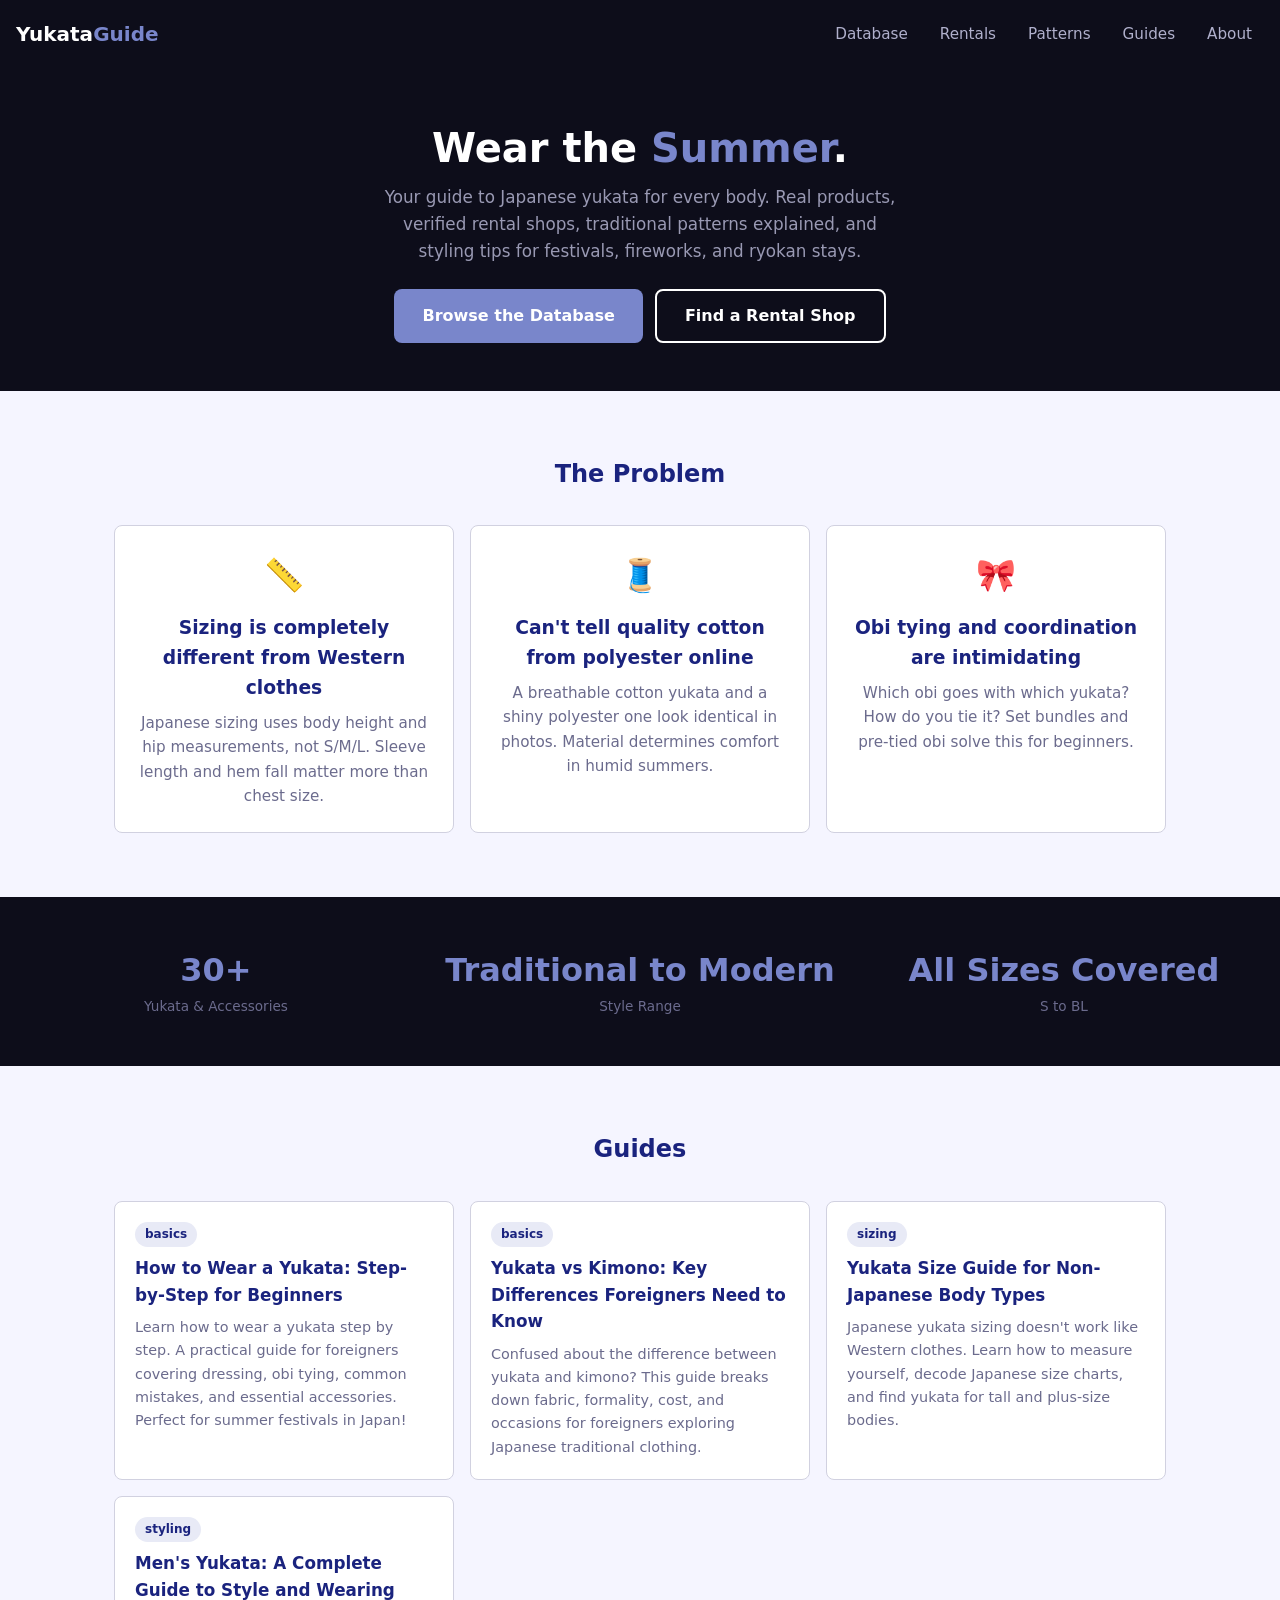
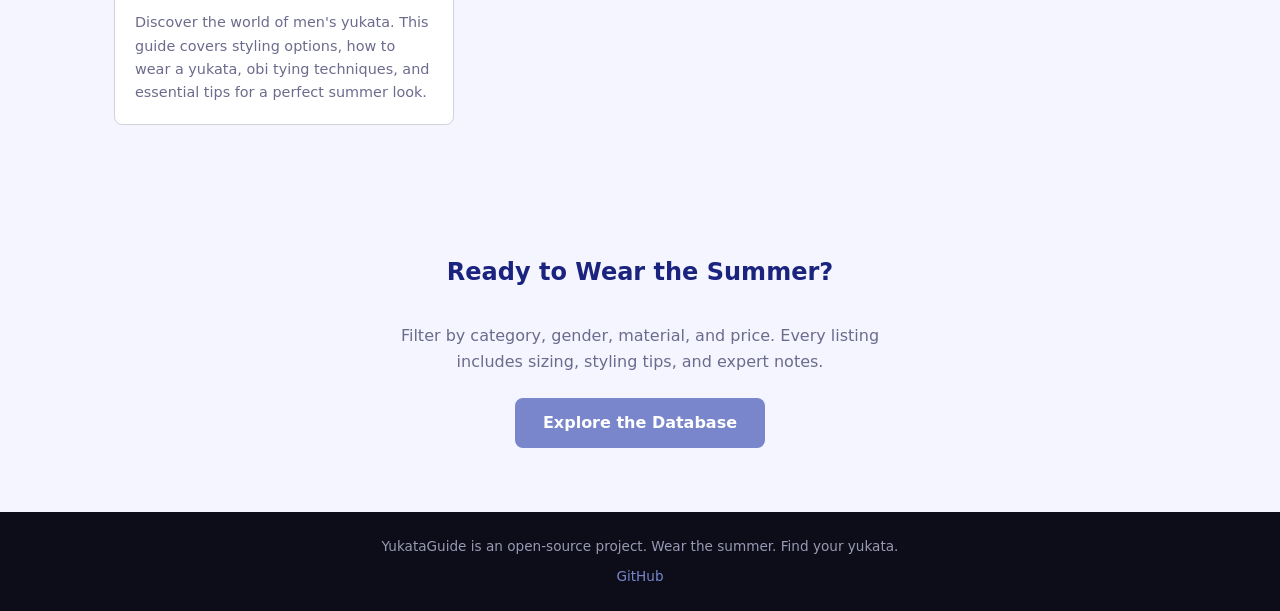
<file: index.html>
<!DOCTYPE html>
<html lang="en">
<head>
<meta charset="UTF-8">
<meta name="viewport" content="width=device-width,initial-scale=1">
<title>YukataGuide - Wear the Summer</title>
<meta name="description" content="A curated database of Japanese yukata, obi, geta, and accessories for international buyers. Sizing, materials, and styling guidance for every body.">
<meta property="og:title" content="YukataGuide - Wear the Summer">
<meta property="og:description" content="A curated database of Japanese yukata, obi, geta, and accessories. Sizing, materials, and styling guidance for every body.">
<meta property="og:type" content="website">
<meta property="og:url" content="https://humancronadmin.github.io/yukata-guide/">
<link rel="canonical" href="https://humancronadmin.github.io/yukata-guide/">
<link rel="icon" href="favicon.svg" type="image/svg+xml">
<link rel="stylesheet" href="css/style.css">
<script async src="https://www.googletagmanager.com/gtag/js?id=G-MXKH7PSKC2"></script>
<script>window.dataLayer=window.dataLayer||[];function gtag(){dataLayer.push(arguments);}gtag("js",new Date());gtag("config","G-MXKH7PSKC2");</script>
<script type="text/javascript">(function(c,l,a,r,i,t,y){c[a]=c[a]||function(){(c[a].q=c[a].q||[]).push(arguments)};t=l.createElement(r);t.async=1;t.src="https://www.clarity.ms/tag/"+i;y=l.getElementsByTagName(r)[0];y.parentNode.insertBefore(t,y);})(window, document, "clarity", "script", "wa1jxs6bmh");</script>

<script type="application/ld+json">{"@context":"https://schema.org","@type":"WebSite","name":"YukataGuide","url":"https://humancronadmin.github.io/yukata-guide/","description":"YukataGuide - yukata buying guide, yukata vs kimono, obi tying, summer yukata, men's yukata, yukata sizing","inLanguage":"en","potentialAction":{"@type":"SearchAction","target":{"@type":"EntryPoint","urlTemplate":"https://humancronadmin.github.io/yukata-guide/?q={search_term_string}"},"query-input":"required name=search_term_string"}}</script>
<script type="application/ld+json">{"@context":"https://schema.org","@type":"CollectionPage","name":"YukataGuide","url":"https://humancronadmin.github.io/yukata-guide/","description":"YukataGuide - yukata buying guide, yukata vs kimono, obi tying, summer yukata, men's yukata, yukata sizing","about":{"@type":"Thing","name":"yukata buying guide"},"audience":{"@type":"Audience","audienceType":"people who want to buy and wear yukata, especially for summer festivals"},"isAccessibleForFree":true,"inLanguage":"en"}</script>
<script type="application/ld+json">{"@context":"https://schema.org","@type":"BreadcrumbList","itemListElement":[{"@type":"ListItem","position":1,"name":"Home","item":"https://humancronadmin.github.io/yukata-guide/"}]}</script>
</head>
<body>
<nav class="nav">
 <a href="index.html" class="nav-brand">Yukata<span>Guide</span></a>
 <div class="nav-links">
 <a href="database.html">Database</a>
 <a href="rentals.html">Rentals</a>
 <a href="patterns.html">Patterns</a>
 <a href="#guides">Guides</a>
 <a href="#about">About</a>
 </div>
</nav>
<section class="hero">
 <h1>Wear the <em>Summer</em>.</h1>
 <p>Your guide to Japanese yukata for every body. Real products, verified rental shops, traditional patterns explained, and styling tips for festivals, fireworks, and ryokan stays.</p>
 <div style="display:flex;gap:12px;justify-content:center;flex-wrap:wrap">
  <a href="database.html" class="btn btn-primary">Browse the Database</a>
  <a href="rentals.html" class="btn btn-primary" style="background:transparent;border:2px solid currentColor">Find a Rental Shop</a>
 </div>
</section>
<section class="section">
 <h2 class="section-title">The Problem</h2>
 <div class="problem-grid" id="problems"></div>
</section>
<section class="section" style="background:var(--dark);color:#FFF;max-width:none;padding:48px 16px">
 <div class="stats-row" id="stats"></div>
</section>
<section class="section" id="guides">
 <h2 class="section-title">Guides</h2>
 <div class="guide-cards" id="guideCards"></div>
</section>
<section class="section" style="text-align:center">
 <h2 class="section-title">Ready to Wear the Summer?</h2>
 <p style="color:var(--muted);margin-bottom:24px;max-width:480px;margin-left:auto;margin-right:auto">Filter by category, gender, material, and price. Every listing includes sizing, styling tips, and expert notes.</p>
 <a href="database.html" class="btn btn-primary">Explore the Database</a>
</section>
<footer class="footer" id="about">
 <p>YukataGuide is an open-source project. Wear the summer. Find your yukata.</p>
 <p style="margin-top:8px"><a href="https://github.com/humancronadmin">GitHub</a></p>
</footer>
<script>
const problems=[
 {icon:"\uD83D\uDCCF",title:"Sizing is completely different from Western clothes",desc:"Japanese sizing uses body height and hip measurements, not S/M/L. Sleeve length and hem fall matter more than chest size."},
 {icon:"\uD83E\uDDF5",title:"Can't tell quality cotton from polyester online",desc:"A breathable cotton yukata and a shiny polyester one look identical in photos. Material determines comfort in humid summers."},
 {icon:"\uD83C\uDF80",title:"Obi tying and coordination are intimidating",desc:"Which obi goes with which yukata? How do you tie it? Set bundles and pre-tied obi solve this for beginners."}
];
const stats=[
 {num:"30+",label:"Yukata & Accessories"},
 {num:"Traditional to Modern",label:"Style Range"},
 {num:"All Sizes Covered",label:"S to BL"}
];
document.getElementById("problems").innerHTML=problems.map(p=>`<div class="problem-card"><div class="icon">${p.icon}</div><h3>${p.title}</h3><p>${p.desc}</p></div>`).join("");
document.getElementById("stats").innerHTML=stats.map(s=>`<div class="stat"><div class="num">${s.num}</div><div class="label">${s.label}</div></div>`).join("");
</script>
<script src="data/guides.js"></script>
<script>
if(typeof guides!=="undefined"){
 const gc=document.getElementById("guideCards");
 if(gc)gc.innerHTML=guides.map(g=>`<a href="guide.html?id=${g.id}" class="guide-card"><span class="badge badge-cat">${g.category}</span><h3>${g.title}</h3><p>${g.meta_description}</p></a>`).join("");
}
</script>
</body>
</html>
</file>
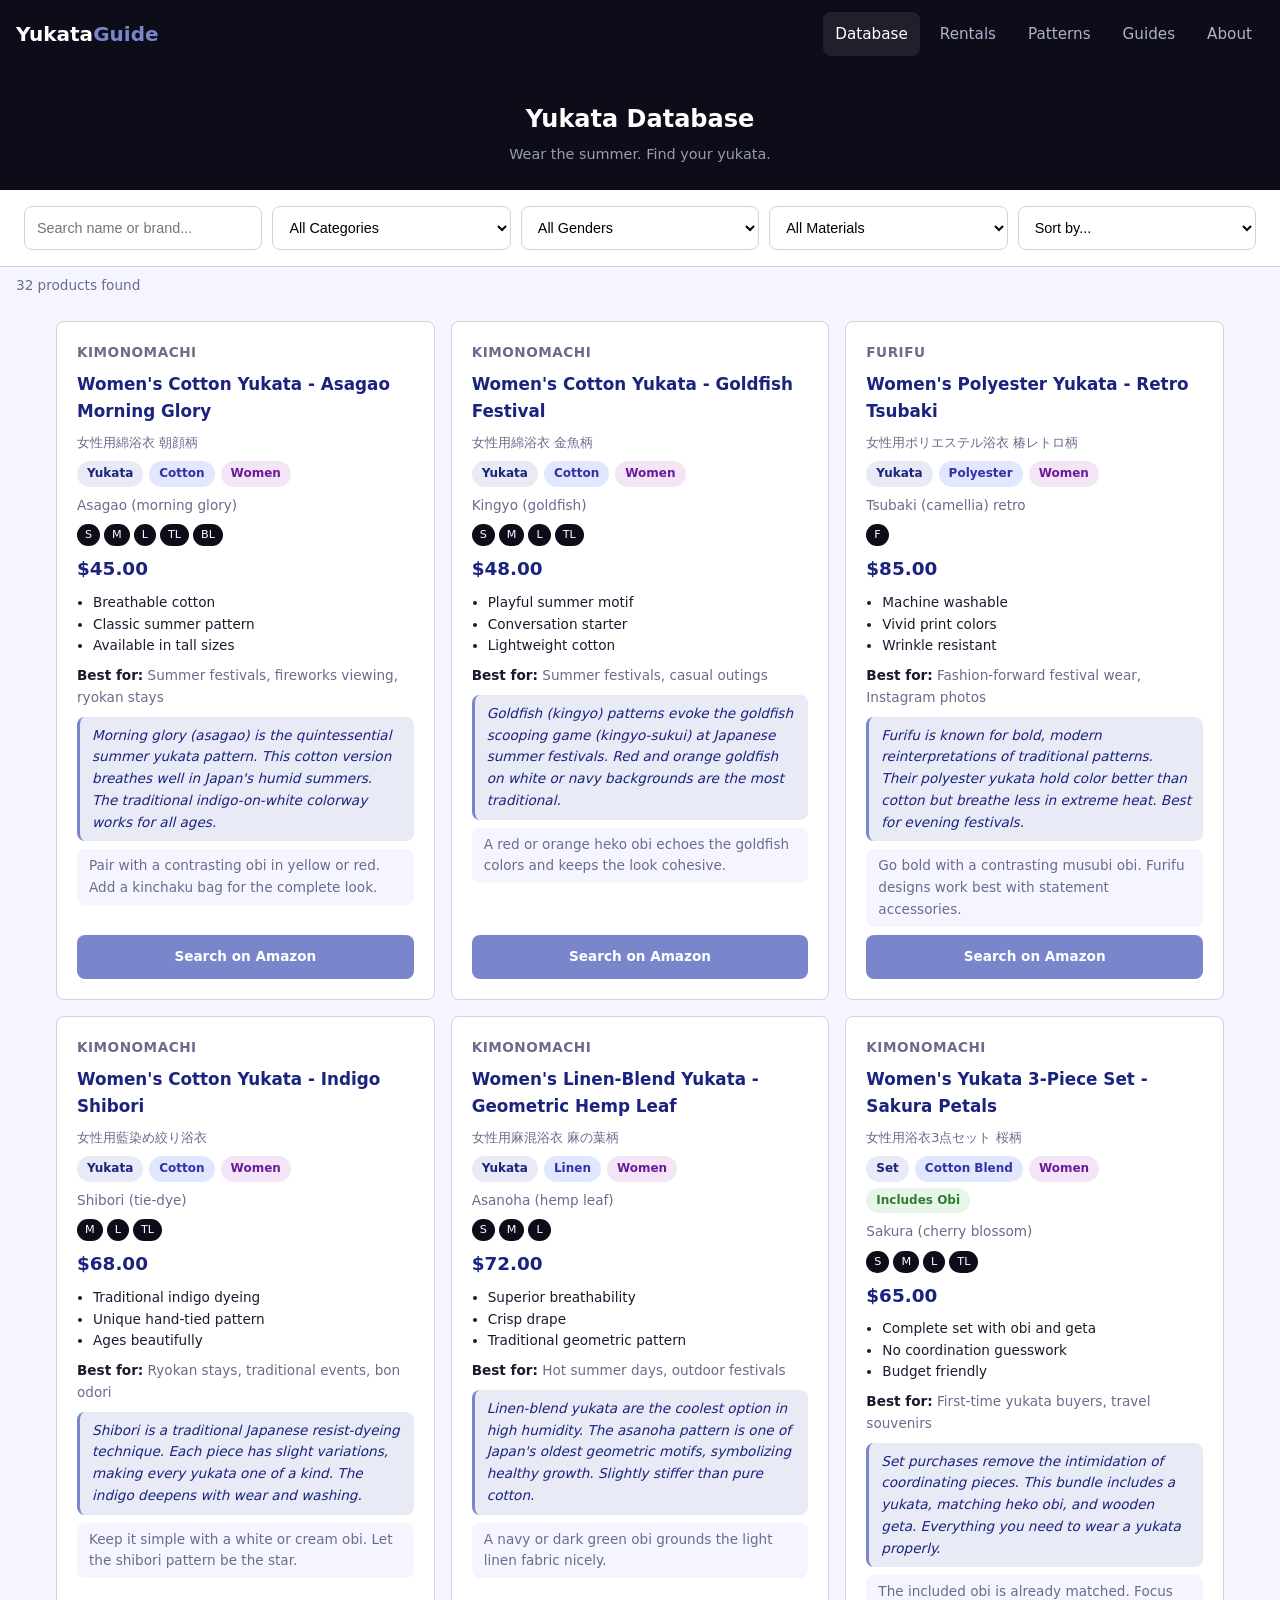
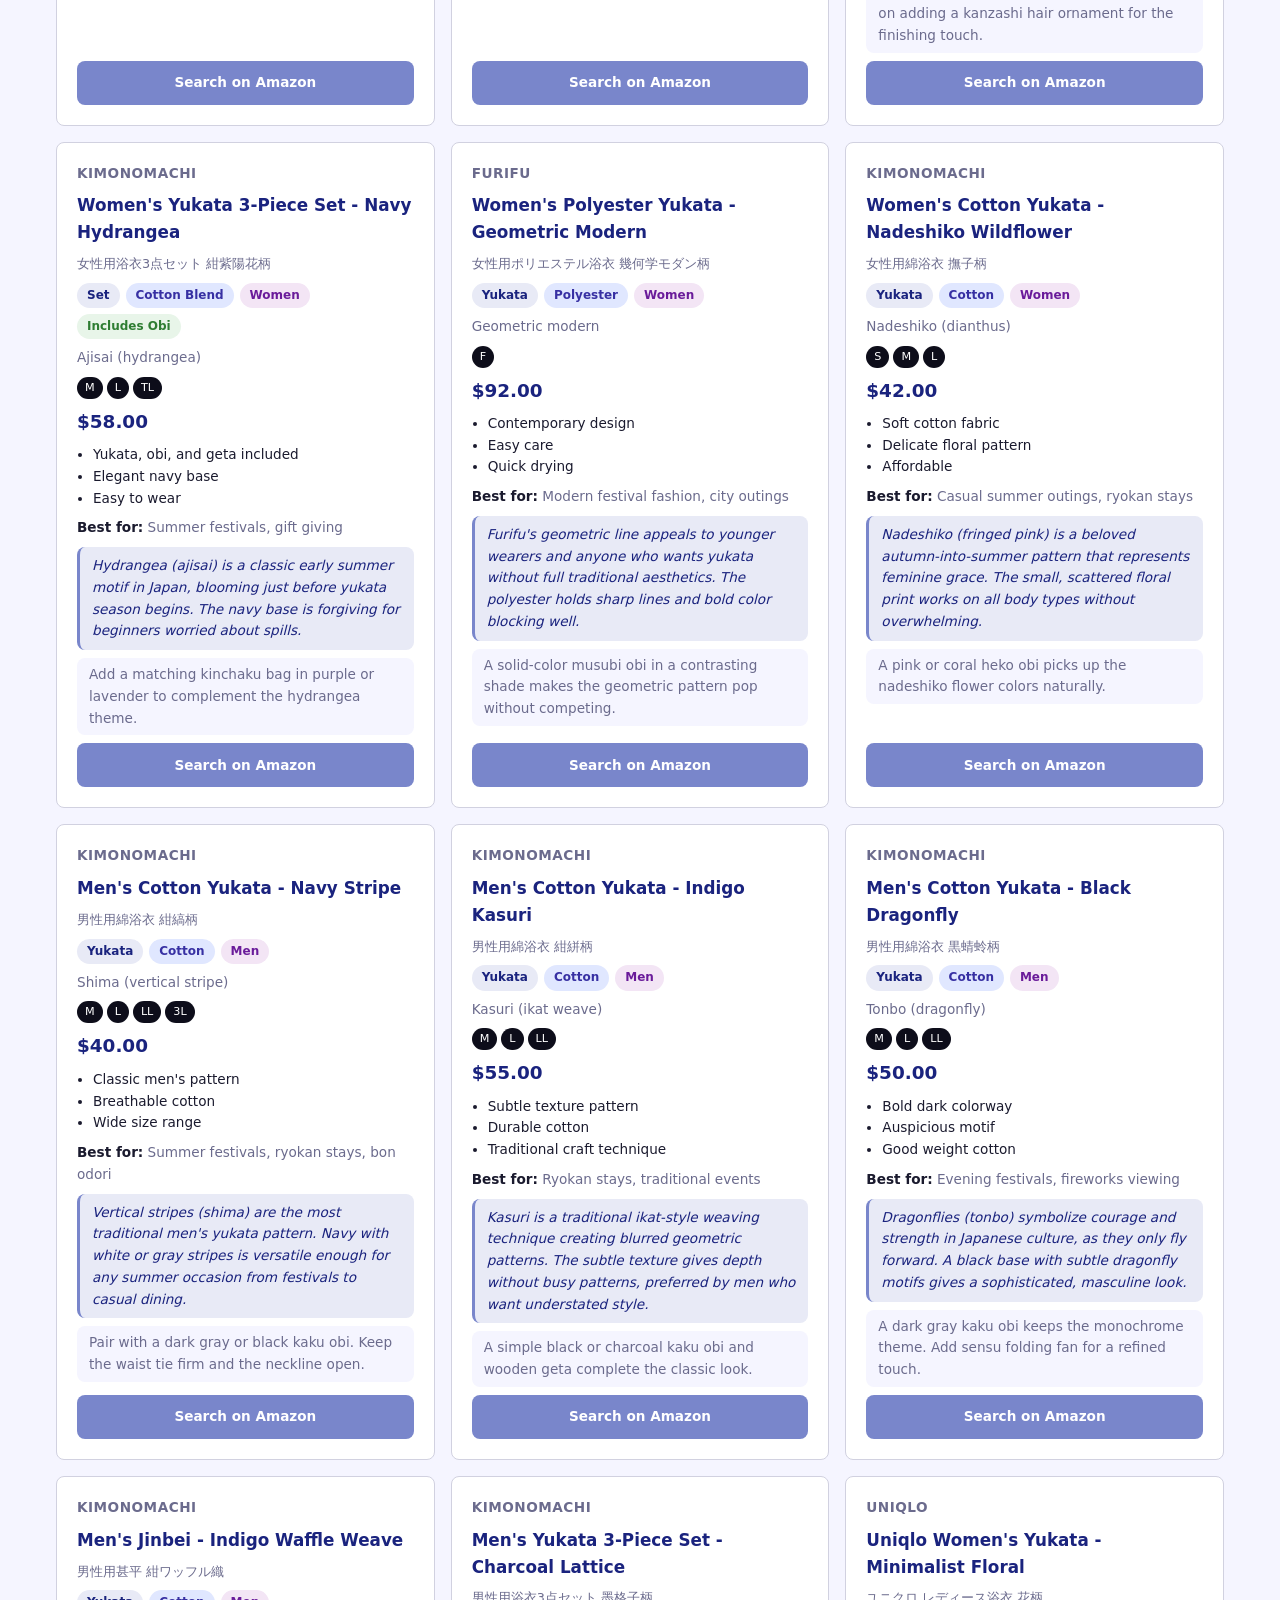
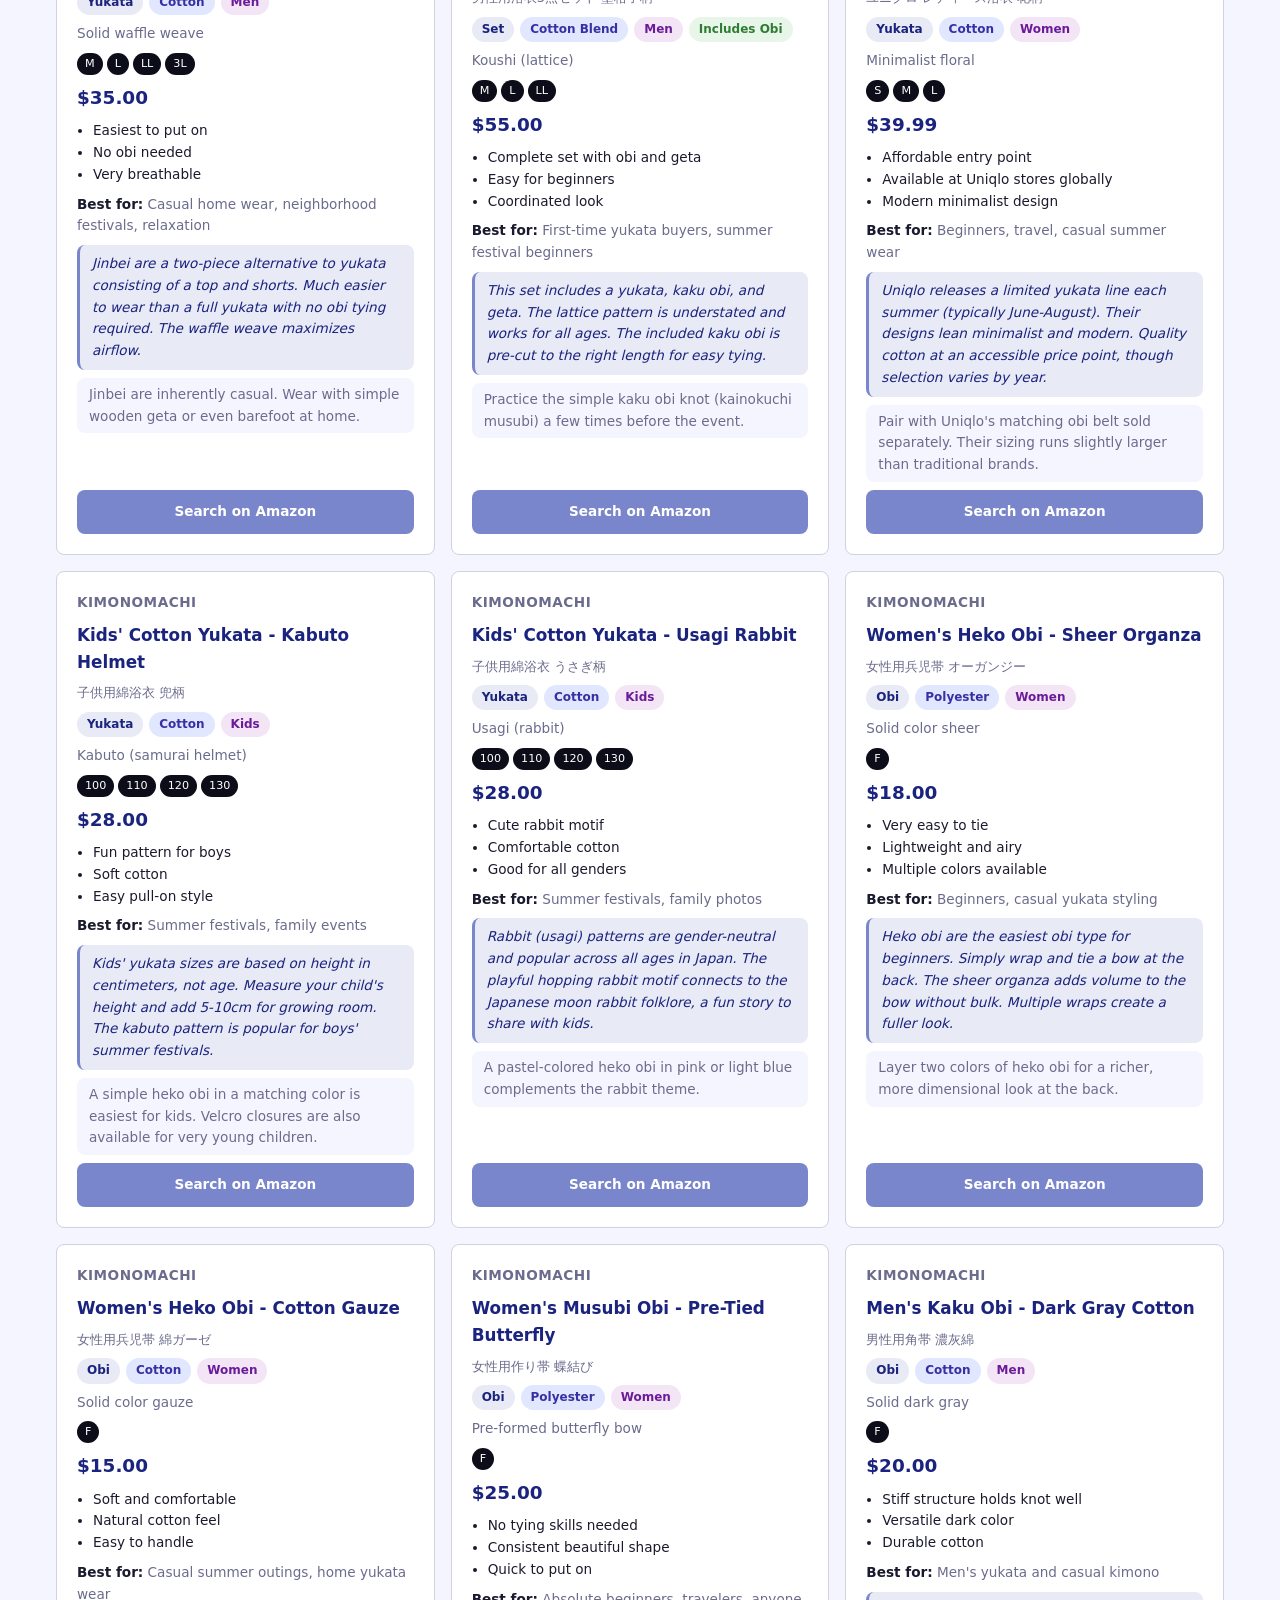
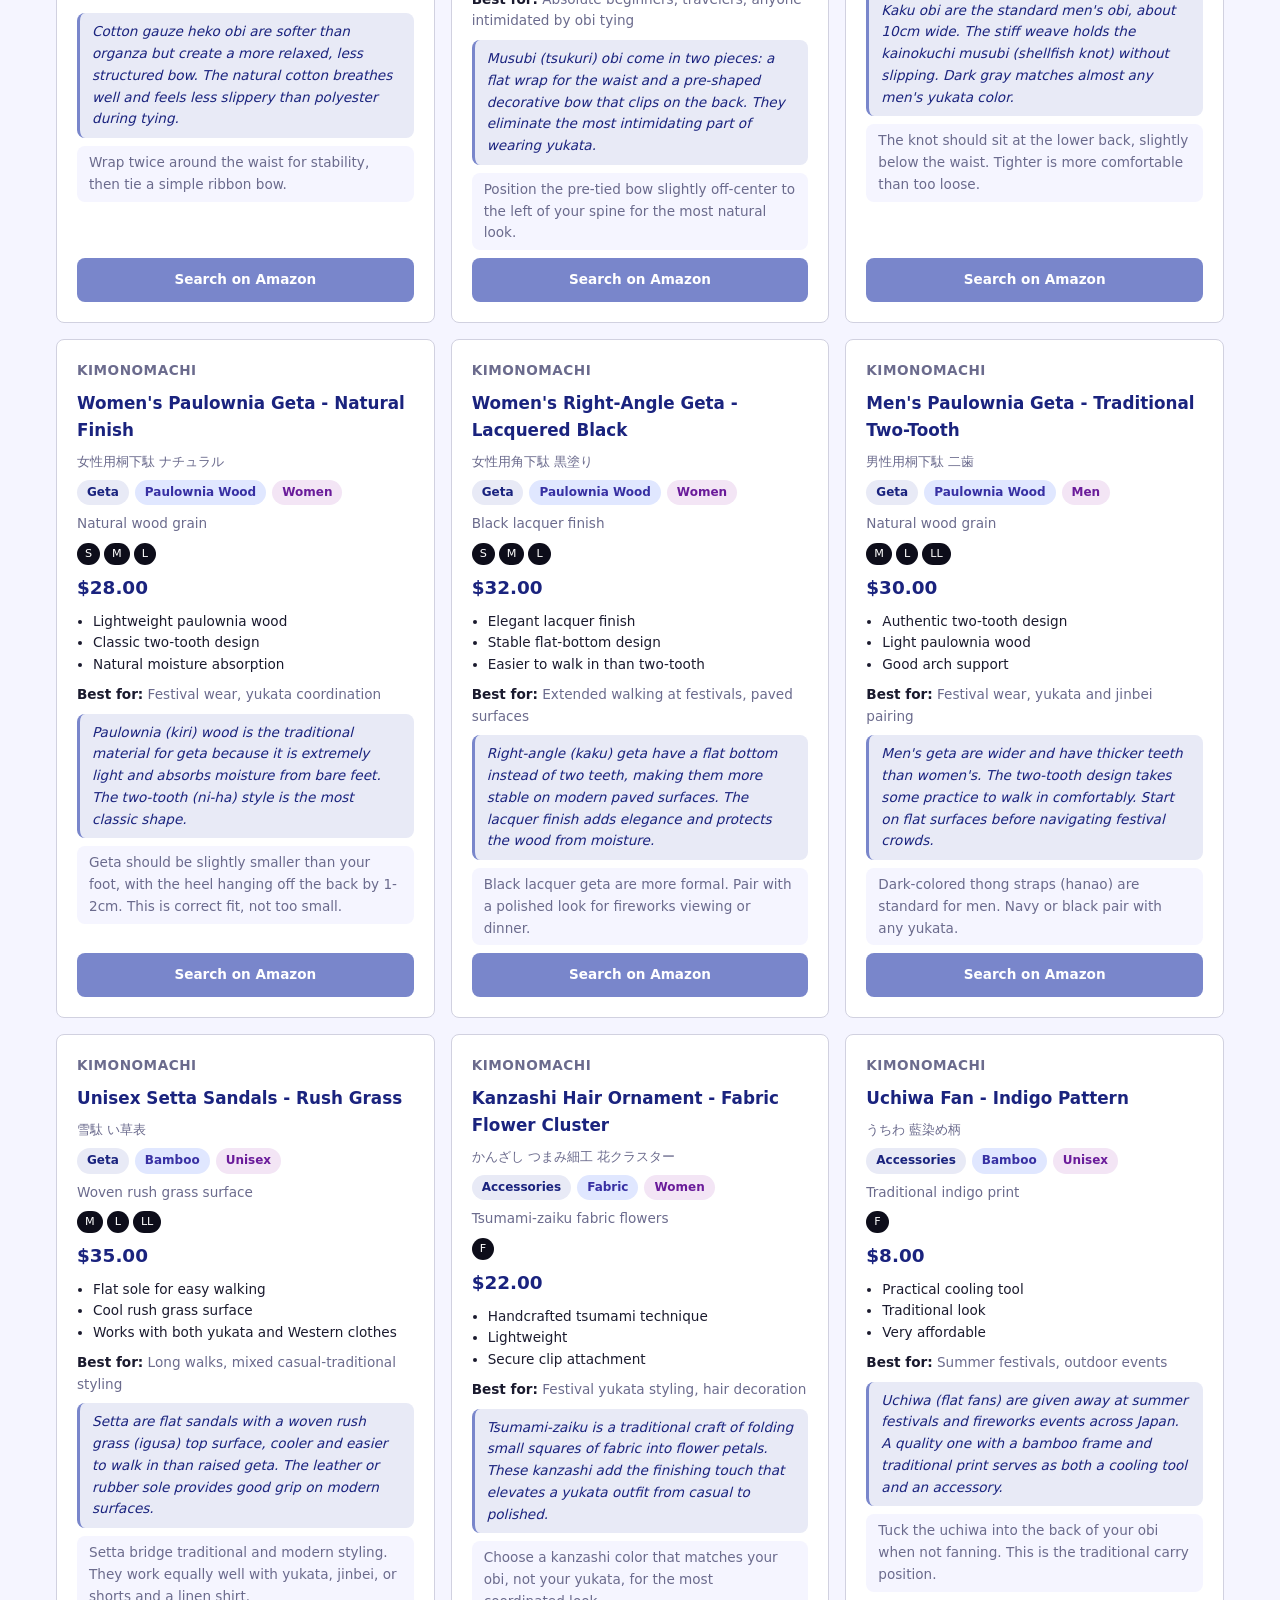
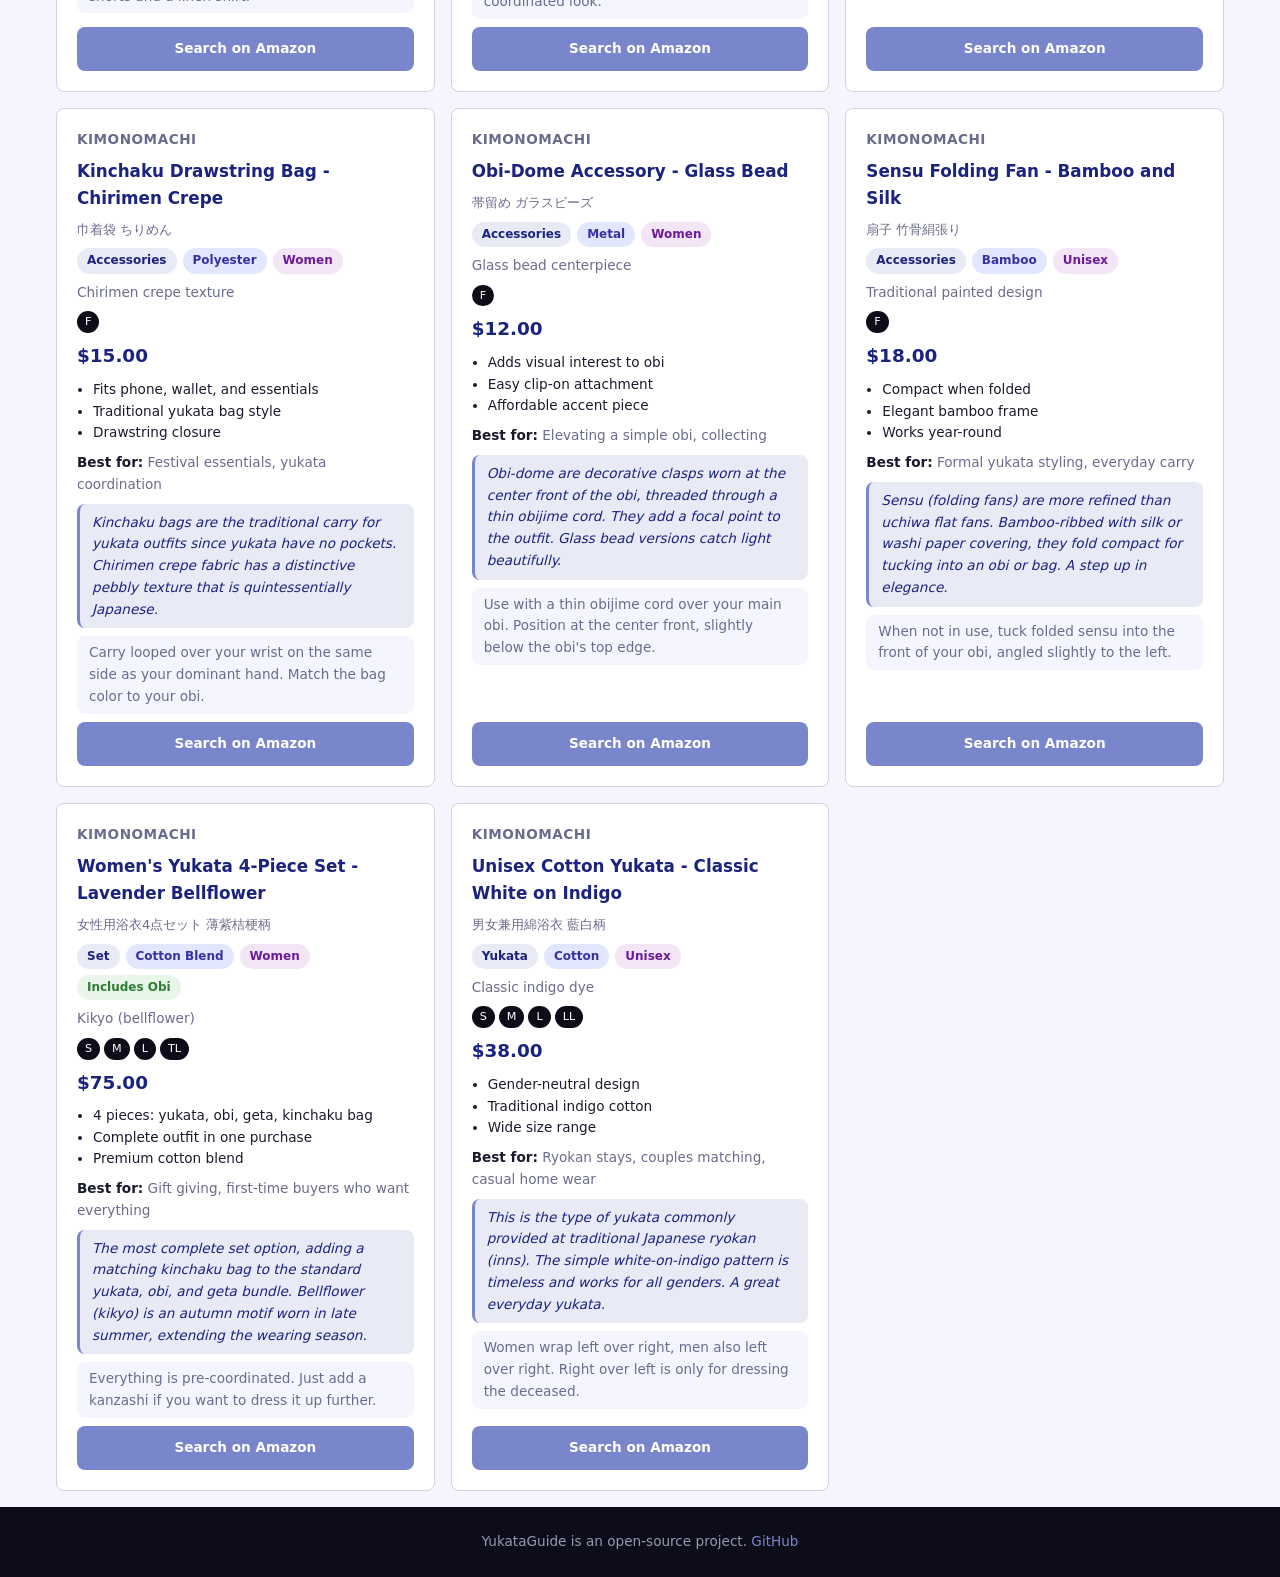
<file: database.html>
<!DOCTYPE html>
<html lang="en">
<head>
<meta charset="UTF-8">
<meta name="viewport" content="width=device-width,initial-scale=1">
<title>Database - YukataGuide</title>
<meta name="description" content="Browse and filter 30+ Japanese yukata, obi, geta, and accessories. Compare materials, prices, and styling tips.">
<meta property="og:title" content="YukataGuide - Yukata Database">
<meta property="og:description" content="Browse and filter 30+ Japanese yukata, obi, geta, and accessories by category, gender, material, and price.">
<meta property="og:type" content="website">
<meta property="og:url" content="https://humancronadmin.github.io/yukata-guide/database.html">
<link rel="canonical" href="https://humancronadmin.github.io/yukata-guide/database.html">
<link rel="icon" href="favicon.svg" type="image/svg+xml">
<link rel="stylesheet" href="css/style.css">
<script async src="https://www.googletagmanager.com/gtag/js?id=G-MXKH7PSKC2"></script>
<script>window.dataLayer=window.dataLayer||[];function gtag(){dataLayer.push(arguments);}gtag("js",new Date());gtag("config","G-MXKH7PSKC2");</script>
<script type="text/javascript">(function(c,l,a,r,i,t,y){c[a]=c[a]||function(){(c[a].q=c[a].q||[]).push(arguments)};t=l.createElement(r);t.async=1;t.src="https://www.clarity.ms/tag/"+i;y=l.getElementsByTagName(r)[0];y.parentNode.insertBefore(t,y);})(window, document, "clarity", "script", "wa1jxs6bmh");</script>
</head>
<body>
<nav class="nav">
 <a href="index.html" class="nav-brand">Yukata<span>Guide</span></a>
 <div class="nav-links">
 <a href="database.html" class="active">Database</a>
 <a href="rentals.html">Rentals</a>
 <a href="patterns.html">Patterns</a>
 <a href="index.html#guides">Guides</a>
 <a href="index.html#about">About</a>
 </div>
</nav>
<div class="db-header">
 <h1>Yukata Database</h1>
 <p>Wear the summer. Find your yukata.</p>
</div>
<div class="filters">
 <input type="search" id="search" placeholder="Search name or brand...">
 <select id="category"><option value="">All Categories</option></select>
 <select id="gender"><option value="">All Genders</option></select>
 <select id="material"><option value="">All Materials</option></select>
 <select id="sort">
 <option value="">Sort by...</option>
 <option value="price-asc">Price: Low to High</option>
 <option value="price-desc">Price: High to Low</option>
 <option value="name-asc">Name: A to Z</option>
 </select>
</div>
<div class="result-count" id="resultCount"></div>
<div class="product-grid" id="grid"></div>
<footer class="footer">
 <p>YukataGuide is an open-source project. <a href="https://github.com/humancronadmin">GitHub</a></p>
</footer>
<script src="js/database.js"></script>
</body>
</html>
</file>
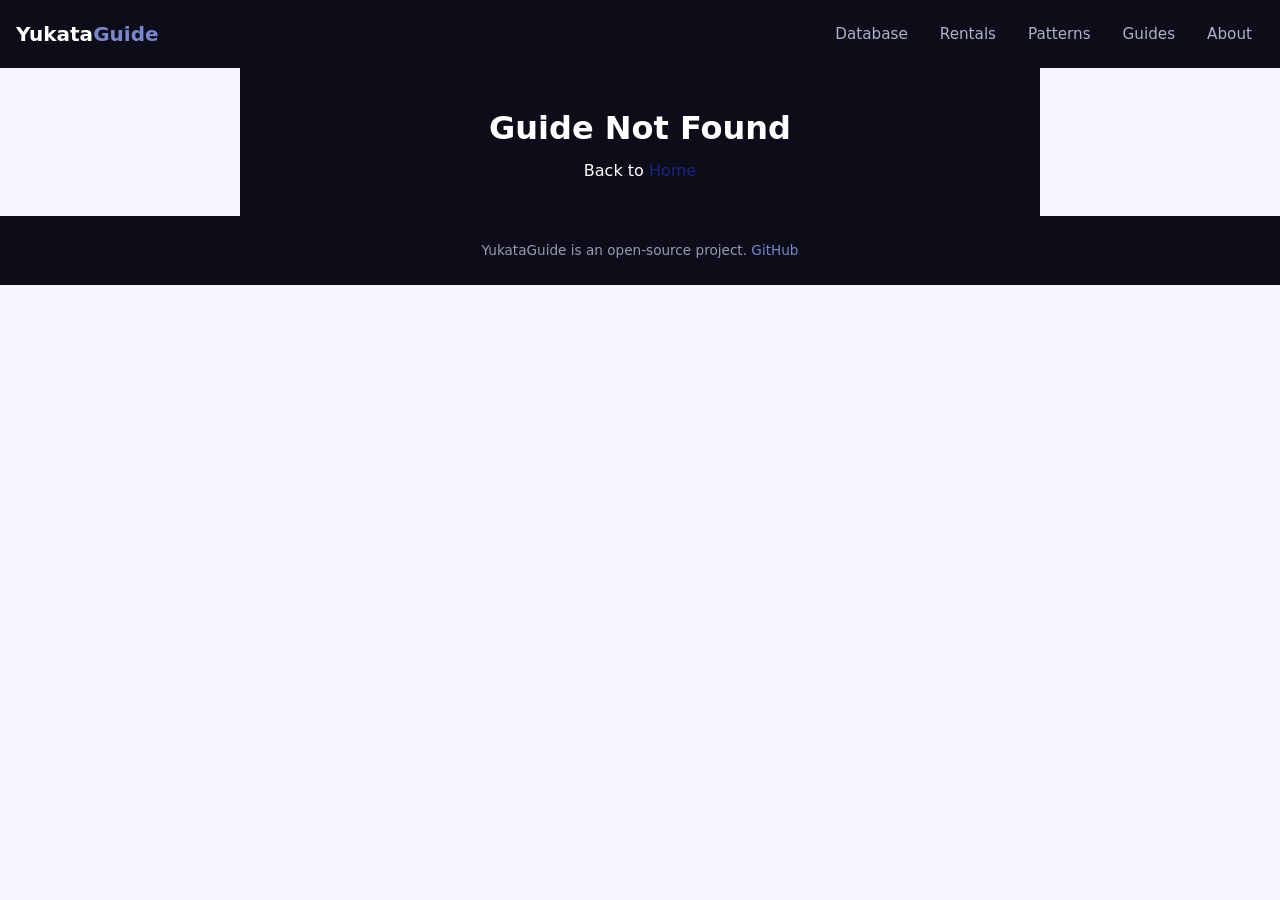
<file: guide.html>
<!DOCTYPE html>
<html lang="en">
<head>
<meta charset="UTF-8">
<meta name="viewport" content="width=device-width,initial-scale=1">
<title>Guide - YukataGuide</title>
<meta name="description" content="Yukata guides for foreigners — how to wear, sizing, and more.">
<meta property="og:title" content="YukataGuide">
<meta property="og:description" content="Practical yukata guides for foreigners in Japan.">
<meta property="og:type" content="article">
<meta property="og:url" content="https://humancronadmin.github.io/yukata-guide/guide.html">
<link rel="canonical" href="https://humancronadmin.github.io/yukata-guide/guide.html">
<link rel="icon" href="favicon.svg" type="image/svg+xml">
<link rel="stylesheet" href="css/style.css">
<script async src="https://www.googletagmanager.com/gtag/js?id=G-MXKH7PSKC2"></script>
<script>window.dataLayer=window.dataLayer||[];function gtag(){dataLayer.push(arguments);}gtag("js",new Date());gtag("config","G-MXKH7PSKC2");</script>
<script type="text/javascript">(function(c,l,a,r,i,t,y){c[a]=c[a]||function(){(c[a].q=c[a].q||[]).push(arguments)};t=l.createElement(r);t.async=1;t.src="https://www.clarity.ms/tag/"+i;y=l.getElementsByTagName(r)[0];y.parentNode.insertBefore(t,y);})(window,document,"clarity","script","wa1jxs6bmh");</script>
</head>
<body>
<nav class="nav">
 <a href="index.html" class="nav-brand">Yukata<span>Guide</span></a>
 <div class="nav-links">
 <a href="database.html">Database</a>
 <a href="rentals.html">Rentals</a>
 <a href="patterns.html">Patterns</a>
 <a href="index.html#guides">Guides</a>
 <a href="index.html#about">About</a>
 </div>
</nav>
<article class="guide-container" id="guideContent">
 <div class="guide-loading">Loading guide...</div>
</article>
<footer class="footer" id="about">
 <p>YukataGuide is an open-source project. <a href="https://github.com/humancronadmin">GitHub</a></p>
</footer>
<script src="data/guides.js"></script>
<script>
(()=>{
const TAG="japantool-20";
const id=new URLSearchParams(location.search).get("id");
const g=typeof guides!=="undefined"&&guides.find(a=>a.id===id);
const el=document.getElementById("guideContent");

if(!g){el.innerHTML=`<div class="guide-hero"><h1>Guide Not Found</h1><p>Back to <a href="index.html">Home</a></p></div>`;return;}

document.title=g.title+" | YukataGuide";
const dm=document.querySelector('meta[name="description"]');if(dm)dm.content=g.meta_description;
const ot=document.querySelector('meta[property="og:title"]');if(ot)ot.content=g.title;
const od=document.querySelector('meta[property="og:description"]');if(od)od.content=g.meta_description;
const cu=document.querySelector('link[rel="canonical"]');if(cu)cu.href="https://humancronadmin.github.io/yukata-guide/guide.html?id="+g.id;

let html=`<div class="guide-hero"><span class="guide-cat">${g.category}</span><h1>${g.title}</h1></div>`;
html+=`<div class="guide-body">`;
html+=`<div class="guide-intro">${esc(g.intro)}</div>`;

g.sections.forEach(s=>{
 html+=`<section class="guide-section"><h2>${s.heading}</h2>`;
 html+=`<div class="guide-text">${esc(s.content)}</div>`;
 if(s.steps){html+=`<ol class="guide-steps">`;s.steps.forEach(st=>html+=`<li>${esc(st)}</li>`);html+=`</ol>`;}
 if(s.comparison_table){
 const t=s.comparison_table;
 html+=`<div class="table-wrap"><table class="guide-table"><thead><tr>`;
 t.headers.forEach(h=>html+=`<th>${h}</th>`);
 html+=`</tr></thead><tbody>`;
 t.rows.forEach(r=>{html+=`<tr>`;const cells=Array.isArray(r)?r:t.headers.map(h=>r[h]||"");cells.forEach(c=>html+=`<td>${c}</td>`);html+=`</tr>`;});
 html+=`</tbody></table></div>`;
 }
 if(s.size_chart){
 const t=s.size_chart;
 html+=`<div class="table-wrap"><table class="guide-table"><thead><tr>`;
 t.headers.forEach(h=>html+=`<th>${h}</th>`);
 html+=`</tr></thead><tbody>`;
 t.rows.forEach(r=>{html+=`<tr>`;const cells=Array.isArray(r)?r:t.headers.map(h=>r[h]||"");cells.forEach(c=>html+=`<td>${c}</td>`);html+=`</tr>`;});
 html+=`</tbody></table></div>`;
 }
 if(s.measurements){
 html+=`<div class="measure-cards">`;
 s.measurements.forEach(m=>{
 html+=`<div class="measure-card"><h3>${m.name}</h3><p class="m-en">${m.english}</p>`;
 html+=`<p><strong>How:</strong> ${m.how}</p><p><strong>Why:</strong> ${m.why}</p></div>`;
 });
 html+=`</div>`;
 }
 if(s.products){
 html+=`<div class="product-recs">`;
 s.products.forEach(p=>{
 const url=`https://www.amazon.co.jp/s?k=${encodeURIComponent(p.search_query)}&tag=${TAG}`;
 html+=`<div class="rec-card"><h4>${p.name}</h4><p>${p.description}</p>`;
 html+=`<a href="${url}" target="_blank" rel="noopener noreferrer" class="amazon-link">Find on Amazon JP</a></div>`;
 });
 html+=`</div>`;
 }
 html+=`</section>`;
});

if(g.faq&&g.faq.length){
 html+=`<section class="guide-section guide-faq"><h2>Frequently Asked Questions</h2>`;
 g.faq.forEach(f=>html+=`<details class="faq-item"><summary>${f.q}</summary><p>${f.a}</p></details>`);
 html+=`</section>`;
}

// Related articles widget (shows up to 3 other guides in same category)
const related = (typeof guides !== "undefined" ? guides : [])
  .filter(a => a.id !== g.id)
  .sort((a,b) => (a.category===g.category?0:1) - (b.category===g.category?0:1))
  .slice(0, 3);
if(related.length){
 html+=`<section class="guide-section guide-related"><h2>Related Guides</h2><div class="related-grid">`;
 related.forEach(r => {
  html+=`<a class="related-card" href="guide.html?id=${r.id}"><span class="related-cat">${r.category}</span><h3>${r.title}</h3><p>${r.meta_description.slice(0,120)}...</p></a>`;
 });
 html+=`</div></section>`;
}

// Cross-promo: rentals + patterns
html+=`<section class="guide-section" style="background:#faf7f3;padding:24px;border-radius:12px;margin-top:32px"><h2>Keep Exploring</h2><div style="display:grid;gap:12px;grid-template-columns:1fr 1fr"><a href="rentals.html" style="display:block;padding:16px;background:#fff;border-radius:8px;text-decoration:none;color:#333;border:1px solid #e8e8e8"><strong>Rental Shops →</strong><br><span style="font-size:.85rem;color:#666">Verified shops in Kyoto & Tokyo</span></a><a href="patterns.html" style="display:block;padding:16px;background:#fff;border-radius:8px;text-decoration:none;color:#333;border:1px solid #e8e8e8"><strong>Pattern Meanings →</strong><br><span style="font-size:.85rem;color:#666">20 traditional motifs explained</span></a></div></section>`;

html+=`<div class="guide-nav-bottom"><a href="index.html#guides" class="btn btn-primary">Browse All Guides</a> <a href="database.html" class="btn btn-secondary">Explore Database</a></div>`;
html+=`</div>`;

el.innerHTML=html;

// Schema markup
const schema={"@context":"https://schema.org","@type":"Article","headline":g.title,"description":g.meta_description,"author":{"@type":"Organization","name":"YukataGuide"},"publisher":{"@type":"Organization","name":"YukataGuide"},"mainEntityOfPage":{"@type":"WebPage","@id":"https://humancronadmin.github.io/yukata-guide/guide.html?id="+g.id}};
if(g.faq){schema["@type"]="Article";const faq={"@context":"https://schema.org","@type":"FAQPage","mainEntity":g.faq.map(f=>({"@type":"Question","name":f.q,"acceptedAnswer":{"@type":"Answer","text":f.a}}))};addLD(faq);}
addLD(schema);

function addLD(d){const s=document.createElement("script");s.type="application/ld+json";s.textContent=JSON.stringify(d);document.head.appendChild(s);}
function esc(t){return(t||"").replace(/\n\n/g,"</p><p>").replace(/\n/g,"<br>").replace(/\*\*(.+?)\*\*/g,"<strong>$1</strong>").replace(/\*(.+?)\*/g,"<em>$1</em>");}
})();
</script>
</body>
</html>
</file>
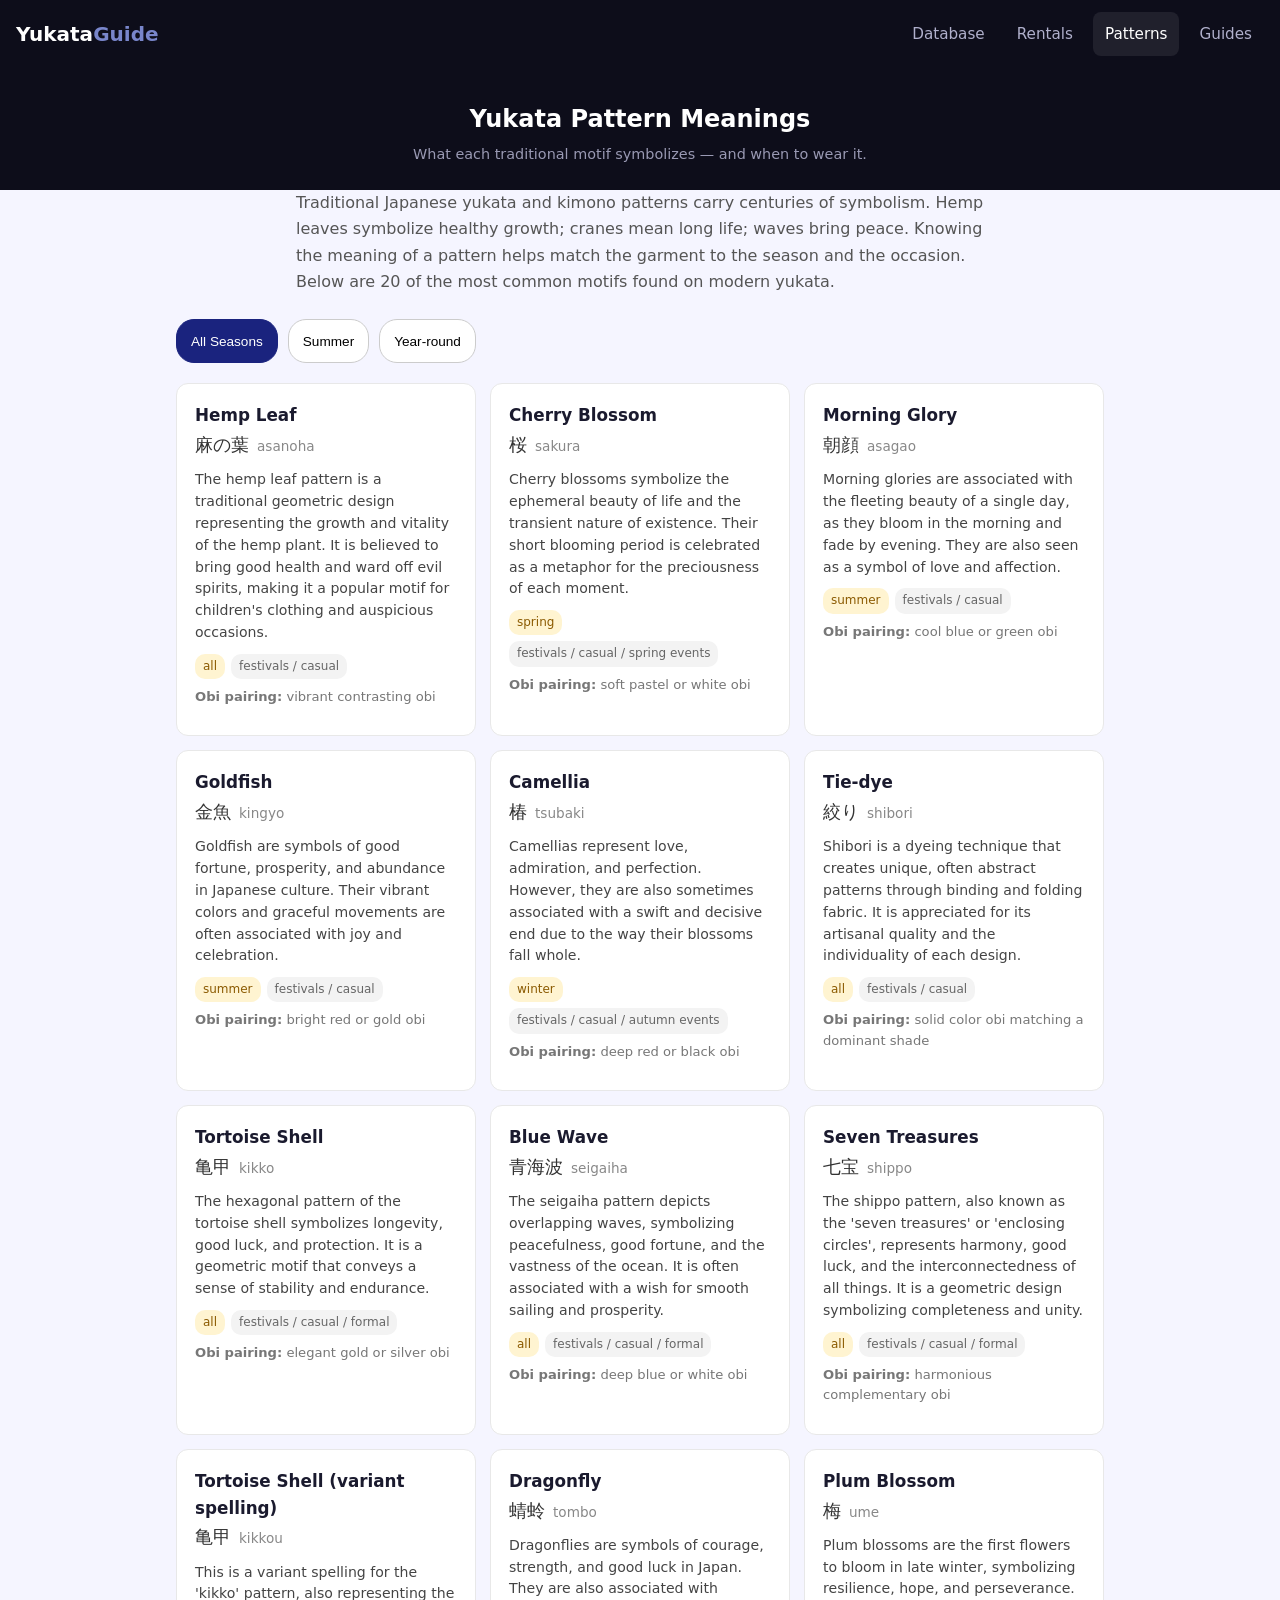
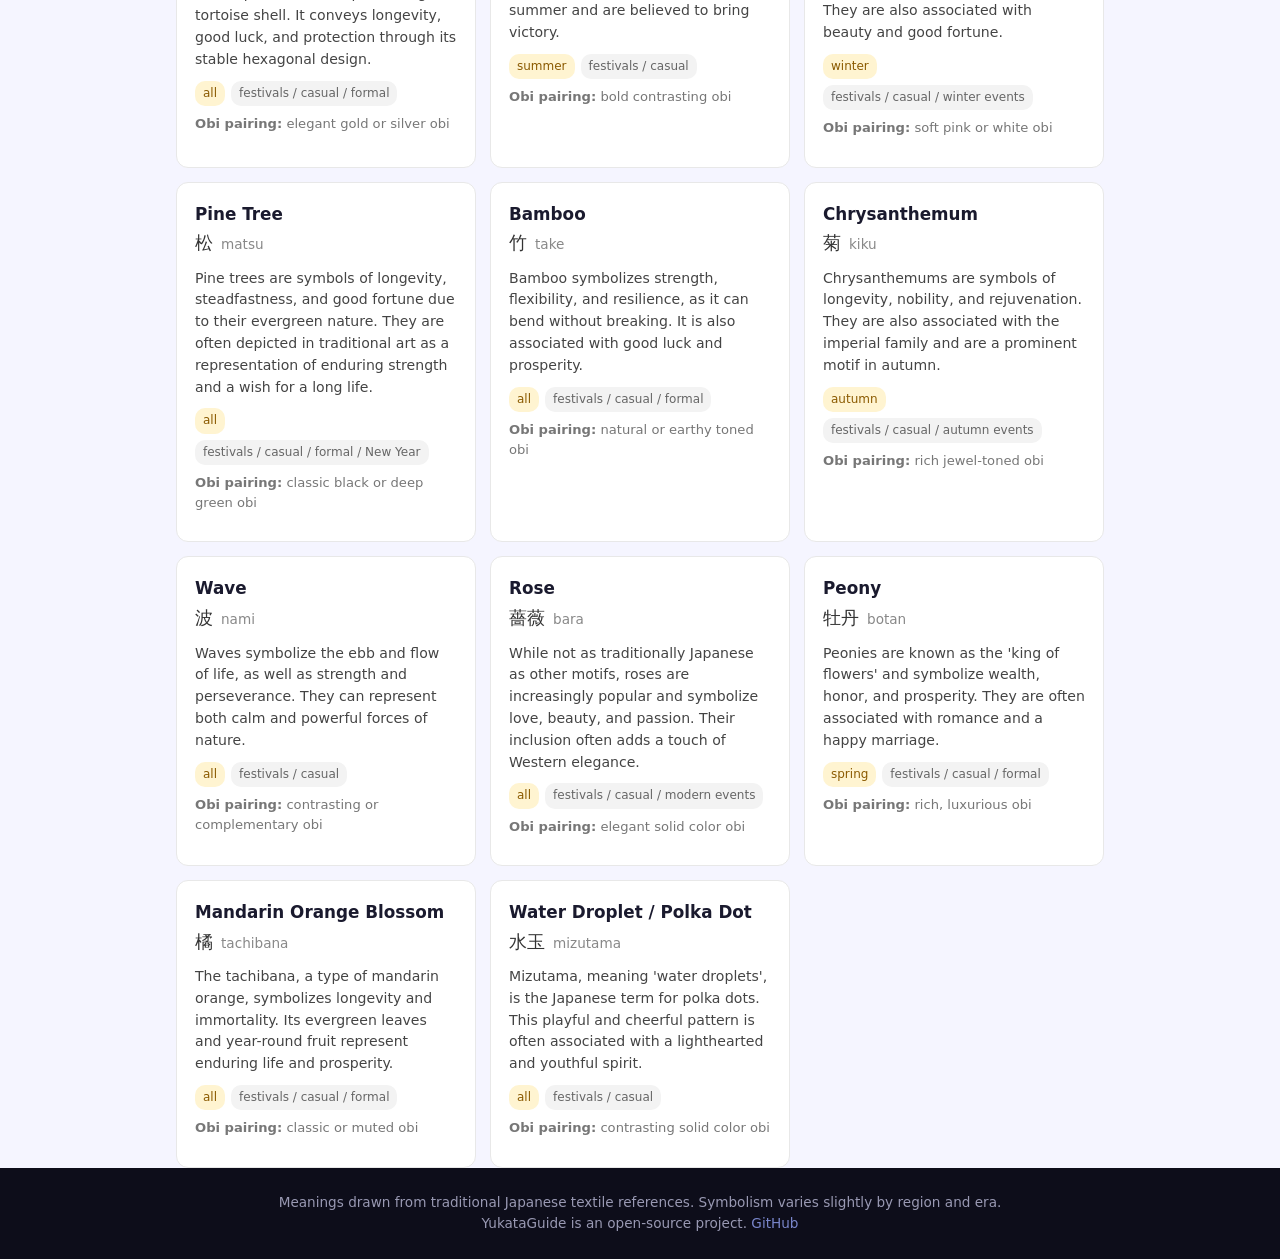
<file: patterns.html>
<!DOCTYPE html>
<html lang="en">
<head>
<meta charset="UTF-8">
<meta name="viewport" content="width=device-width,initial-scale=1">
<title>Yukata Pattern Meanings — Traditional Japanese Motifs Explained | YukataGuide</title>
<meta name="description" content="Meanings of 20 traditional Japanese yukata patterns: asanoha (hemp leaf), sakura (cherry blossom), seigaiha (wave), kikko (tortoise shell) and more. Learn what each motif symbolizes.">
<meta name="keywords" content="yukata patterns meaning, kimono pattern symbols, asanoha meaning, sakura kimono, Japanese textile patterns">
<link rel="canonical" href="https://humancronadmin.github.io/yukata-guide/patterns.html">
<meta property="og:title" content="Yukata Pattern Meanings — Traditional Japanese Motifs">
<meta property="og:description" content="Cultural meanings of 20 traditional yukata/kimono patterns with romaji, kanji, and occasion guidance.">
<meta property="og:type" content="website">
<meta property="og:url" content="https://humancronadmin.github.io/yukata-guide/patterns.html">
<link rel="icon" href="favicon.svg" type="image/svg+xml">
<link rel="stylesheet" href="css/style.css">
<script async src="https://www.googletagmanager.com/gtag/js?id=G-MXKH7PSKC2"></script>
<script>window.dataLayer=window.dataLayer||[];function gtag(){dataLayer.push(arguments);}gtag("js",new Date());gtag("config","G-MXKH7PSKC2");</script>
<script type="text/javascript">(function(c,l,a,r,i,t,y){c[a]=c[a]||function(){(c[a].q=c[a].q||[]).push(arguments)};t=l.createElement(r);t.async=1;t.src="https://www.clarity.ms/tag/"+i;y=l.getElementsByTagName(r)[0];y.parentNode.insertBefore(t,y);})(window, document, "clarity", "script", "wa1jxs6bmh");</script>
<script type="application/ld+json">{"@context":"https://schema.org","@type":"ItemList","name":"Traditional Yukata Pattern Meanings","description":"Cultural meanings of 20 traditional Japanese textile patterns","url":"https://humancronadmin.github.io/yukata-guide/patterns.html"}</script>
<style>
.pattern-grid{display:grid;grid-template-columns:1fr;gap:14px;max-width:960px;margin:0 auto;padding:0 16px}
@media(min-width:640px){.pattern-grid{grid-template-columns:1fr 1fr}}
@media(min-width:960px){.pattern-grid{grid-template-columns:1fr 1fr 1fr}}
.pattern-card{background:#fff;border:1px solid #e8e8e8;border-radius:12px;padding:18px;cursor:pointer;transition:transform .15s}
.pattern-card:hover{transform:translateY(-2px);box-shadow:0 4px 14px rgba(0,0,0,.06)}
.pattern-name-en{font-size:1.05rem;font-weight:600;margin:0 0 2px}
.pattern-name-jp{color:#888;font-size:.85rem;margin-bottom:10px}
.pattern-name-jp .kanji{font-size:1.1rem;color:#333;margin-right:8px}
.pattern-meaning{font-size:.88rem;line-height:1.55;color:#444;margin-bottom:10px}
.pattern-tags{display:flex;gap:6px;flex-wrap:wrap}
.pattern-tag{background:#f3f3f3;padding:3px 8px;border-radius:10px;font-size:.75rem;color:#666}
.pattern-tag.season{background:#fff4d1;color:#8b5a00}
.pattern-filter{display:flex;gap:10px;max-width:960px;margin:20px auto;padding:0 16px;flex-wrap:wrap}
.pattern-filter button{border:1px solid #ccc;background:#fff;padding:8px 14px;border-radius:18px;cursor:pointer;min-height:44px;font-size:.85rem}
.pattern-filter button.active{background:var(--primary,#8b5a2b);color:#fff;border-color:var(--primary,#8b5a2b)}
.page-intro{max-width:720px;margin:0 auto 24px;padding:0 16px;color:#555;line-height:1.65}
</style>
</head>
<body>
<nav class="nav">
 <a href="index.html" class="nav-brand">Yukata<span>Guide</span></a>
 <div class="nav-links">
 <a href="database.html">Database</a>
 <a href="rentals.html">Rentals</a>
 <a href="patterns.html" class="active">Patterns</a>
 <a href="index.html#guides">Guides</a>
 </div>
</nav>
<div class="db-header">
 <h1>Yukata Pattern Meanings</h1>
 <p>What each traditional motif symbolizes — and when to wear it.</p>
</div>
<div class="page-intro">
 <p>Traditional Japanese yukata and kimono patterns carry centuries of symbolism. Hemp leaves symbolize healthy growth; cranes mean long life; waves bring peace. Knowing the meaning of a pattern helps match the garment to the season and the occasion. Below are 20 of the most common motifs found on modern yukata.</p>
</div>
<div class="pattern-filter" id="seasonFilter">
 <button data-season="" class="active">All Seasons</button>
 <button data-season="summer">Summer</button>
 <button data-season="all">Year-round</button>
</div>
<div class="pattern-grid" id="patternGrid"></div>
<footer class="footer">
 <p>Meanings drawn from traditional Japanese textile references. Symbolism varies slightly by region and era.</p>
 <p>YukataGuide is an open-source project. <a href="https://github.com/humancronadmin">GitHub</a></p>
</footer>
<script src="js/patterns.js"></script>
</body>
</html>
</file>
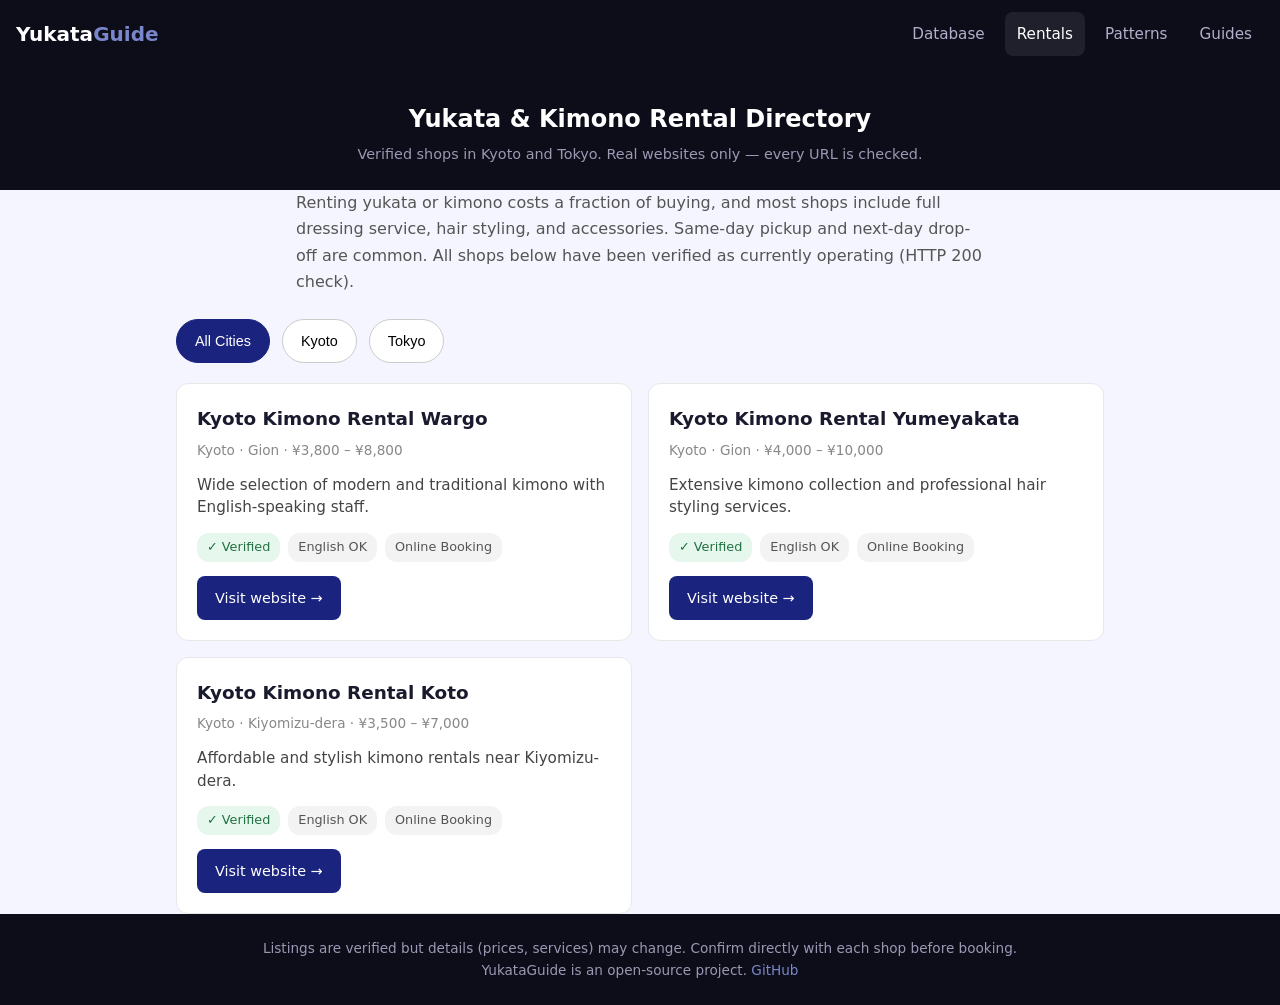
<file: rentals.html>
<!DOCTYPE html>
<html lang="en">
<head>
<meta charset="UTF-8">
<meta name="viewport" content="width=device-width,initial-scale=1">
<title>Yukata & Kimono Rental Directory — Kyoto & Tokyo | YukataGuide</title>
<meta name="description" content="Verified yukata and kimono rental shops in Kyoto and Tokyo. Compare prices, English support, online booking, and specialties for summer festivals and traditional photoshoots.">
<meta name="keywords" content="yukata rental Kyoto, kimono rental Tokyo, yukata rental tokyo, where to rent yukata">
<link rel="canonical" href="https://humancronadmin.github.io/yukata-guide/rentals.html">
<meta property="og:title" content="Yukata & Kimono Rental Directory — Kyoto & Tokyo">
<meta property="og:description" content="Verified yukata and kimono rental shops in Kyoto and Tokyo with prices, English support, and booking info.">
<meta property="og:type" content="website">
<meta property="og:url" content="https://humancronadmin.github.io/yukata-guide/rentals.html">
<link rel="icon" href="favicon.svg" type="image/svg+xml">
<link rel="stylesheet" href="css/style.css">
<script async src="https://www.googletagmanager.com/gtag/js?id=G-MXKH7PSKC2"></script>
<script>window.dataLayer=window.dataLayer||[];function gtag(){dataLayer.push(arguments);}gtag("js",new Date());gtag("config","G-MXKH7PSKC2");</script>
<script type="text/javascript">(function(c,l,a,r,i,t,y){c[a]=c[a]||function(){(c[a].q=c[a].q||[]).push(arguments)};t=l.createElement(r);t.async=1;t.src="https://www.clarity.ms/tag/"+i;y=l.getElementsByTagName(r)[0];y.parentNode.insertBefore(t,y);})(window, document, "clarity", "script", "wa1jxs6bmh");</script>
<script type="application/ld+json">{"@context":"https://schema.org","@type":"ItemList","name":"Verified Yukata and Kimono Rental Shops","description":"Directory of verified yukata/kimono rental shops in Kyoto and Tokyo","url":"https://humancronadmin.github.io/yukata-guide/rentals.html"}</script>
<style>
.rental-grid{display:grid;grid-template-columns:1fr;gap:16px;max-width:960px;margin:0 auto;padding:0 16px}
@media(min-width:720px){.rental-grid{grid-template-columns:1fr 1fr}}
.rental-card{background:#fff;border:1px solid #e8e8e8;border-radius:12px;padding:20px;transition:transform .15s}
.rental-card:hover{transform:translateY(-2px);box-shadow:0 4px 14px rgba(0,0,0,.06)}
.rental-card h3{margin:0 0 6px;font-size:1.15rem}
.rental-meta{color:#888;font-size:.85rem;margin-bottom:12px}
.rental-specialty{font-size:.95rem;line-height:1.5;color:#444;margin-bottom:14px}
.rental-tags{display:flex;gap:8px;flex-wrap:wrap;margin-bottom:14px}
.tag{background:#f3f3f3;padding:4px 10px;border-radius:12px;font-size:.8rem;color:#555}
.tag-verified{background:#e6f7ed;color:#207040}
.rental-visit{display:inline-block;background:var(--primary,#8b5a2b);color:#fff;padding:10px 18px;border-radius:8px;text-decoration:none;font-size:.9rem;min-height:44px;box-sizing:border-box;line-height:24px}
.rental-visit:hover{opacity:.9}
.rental-filter{display:flex;gap:12px;max-width:960px;margin:20px auto;padding:0 16px;flex-wrap:wrap}
.rental-filter button{border:1px solid #ccc;background:#fff;padding:10px 18px;border-radius:22px;cursor:pointer;min-height:44px;font-size:.9rem}
.rental-filter button.active{background:var(--primary,#8b5a2b);color:#fff;border-color:var(--primary,#8b5a2b)}
.page-intro{max-width:720px;margin:0 auto 24px;padding:0 16px;color:#555;line-height:1.65}
.empty-state{text-align:center;padding:40px 16px;color:#888}
</style>
</head>
<body>
<nav class="nav">
 <a href="index.html" class="nav-brand">Yukata<span>Guide</span></a>
 <div class="nav-links">
 <a href="database.html">Database</a>
 <a href="rentals.html" class="active">Rentals</a>
 <a href="patterns.html">Patterns</a>
 <a href="index.html#guides">Guides</a>
 </div>
</nav>
<div class="db-header">
 <h1>Yukata & Kimono Rental Directory</h1>
 <p>Verified shops in Kyoto and Tokyo. Real websites only — every URL is checked.</p>
</div>
<div class="page-intro">
 <p>Renting yukata or kimono costs a fraction of buying, and most shops include full dressing service, hair styling, and accessories. Same-day pickup and next-day drop-off are common. All shops below have been verified as currently operating (HTTP 200 check).</p>
</div>
<div class="rental-filter">
 <button data-city="" class="active">All Cities</button>
 <button data-city="Kyoto">Kyoto</button>
 <button data-city="Tokyo">Tokyo</button>
</div>
<div class="rental-grid" id="rentalGrid"></div>
<footer class="footer">
 <p>Listings are verified but details (prices, services) may change. Confirm directly with each shop before booking.</p>
 <p>YukataGuide is an open-source project. <a href="https://github.com/humancronadmin">GitHub</a></p>
</footer>
<script src="js/rentals.js"></script>
</body>
</html>
</file>
<file: css/style.css>
*,*::before,*::after{box-sizing:border-box;margin:0;padding:0}
:root{--primary:#1A237E;--accent:#7986CB;--dark:#0D0D1A;--light:#F5F5FF;--card:#FFFFFF;--text:#1A1A2E;--muted:#6B6B8D;--border:#D1D1E0;--radius:8px}
body{font-family:'Segoe UI',system-ui,-apple-system,sans-serif;color:var(--text);background:var(--light);line-height:1.6}
a{color:var(--primary);text-decoration:none}
a:hover{color:var(--accent)}
img{max-width:100%;display:block}

/* NAV */
.nav{background:var(--dark);padding:12px 16px;display:flex;align-items:center;justify-content:space-between;position:sticky;top:0;z-index:100}
.nav-brand{color:#FFF;font-size:1.25rem;font-weight:700}
.nav-brand span{color:var(--accent)}
.nav-links{display:flex;gap:8px}
.nav-links a{color:#B0B0CC;font-size:.9rem;padding:10px 12px;min-height:44px;display:flex;align-items:center;border-radius:var(--radius)}
.nav-links a:hover,.nav-links a.active{color:#FFF;background:rgba(255,255,255,.08)}

/* HERO */
.hero{background:var(--dark);color:#FFF;padding:56px 16px 48px;text-align:center}
.hero h1{font-size:2rem;margin-bottom:12px;line-height:1.2}
.hero h1 em{color:var(--accent);font-style:normal}
.hero p{color:#9999B3;font-size:1.05rem;max-width:520px;margin:0 auto 24px}
.btn{display:inline-flex;align-items:center;justify-content:center;min-height:44px;padding:12px 28px;border-radius:var(--radius);font-weight:600;font-size:1rem;cursor:pointer;border:none;transition:background .2s}
.btn-primary{background:var(--accent);color:#FFF}
.btn-primary:hover{background:var(--primary);color:#FFF}

/* SECTIONS */
.section{padding:48px 16px;max-width:1100px;margin:0 auto}
.section-title{font-size:1.5rem;color:var(--primary);text-align:center;margin-bottom:32px}

/* PROBLEM CARDS */
.problem-grid{display:grid;gap:16px}
.problem-card{background:var(--card);border:1px solid var(--border);border-radius:var(--radius);padding:24px;text-align:center}
.problem-card .icon{font-size:2rem;margin-bottom:12px}
.problem-card h3{color:var(--primary);margin-bottom:8px}
.problem-card p{color:var(--muted);font-size:.95rem}

/* STATS */
.stats-row{display:flex;flex-wrap:wrap;justify-content:center;gap:24px;text-align:center}
.stat{flex:1;min-width:120px}
.stat .num{font-size:2rem;font-weight:700;color:var(--accent)}
.stat .label{font-size:.85rem;color:var(--muted)}

/* FOOTER */
.footer{background:var(--dark);color:#9999B3;padding:24px 16px;text-align:center;font-size:.85rem}
.footer a{color:var(--accent)}

/* DATABASE PAGE */
.db-header{background:var(--dark);color:#FFF;padding:32px 16px 24px;text-align:center}
.db-header h1{font-size:1.5rem;margin-bottom:4px}
.db-header p{color:#9999B3;font-size:.9rem}

.filters{background:var(--card);border-bottom:1px solid var(--border);padding:16px;display:flex;flex-wrap:wrap;gap:10px;position:sticky;top:52px;z-index:90}
.filters select,.filters input{min-height:44px;padding:8px 12px;border:1px solid var(--border);border-radius:var(--radius);font-size:.9rem;background:#FFF;flex:1;min-width:140px}
.filters input[type="search"]{min-width:200px}
.result-count{padding:8px 16px;font-size:.85rem;color:var(--muted)}

.product-grid{display:grid;gap:16px;padding:16px;max-width:1200px;margin:0 auto}
.product-card{background:var(--card);border:1px solid var(--border);border-radius:var(--radius);padding:20px;display:flex;flex-direction:column;gap:8px}
.product-card h3{font-size:1.05rem;color:var(--primary)}
.product-card .brand{font-size:.85rem;color:var(--muted);font-weight:600;text-transform:uppercase;letter-spacing:.5px}
.product-card .name-ja{font-size:.8rem;color:var(--muted)}
.badges{display:flex;flex-wrap:wrap;gap:6px}
.badge{display:inline-block;padding:3px 10px;border-radius:20px;font-size:.75rem;font-weight:600}
.badge-cat{background:#E8EAF6;color:#1A237E}
.badge-mat{background:#E0E7FF;color:#3730A3}
.badge-gender{background:#F3E5F5;color:#6A1B9A}
.badge-set{background:#E8F5E9;color:#2E7D32}
.product-meta{display:flex;flex-wrap:wrap;gap:12px;font-size:.85rem;color:var(--muted)}
.product-meta span{display:flex;align-items:center;gap:4px}
.product-price{font-size:1.15rem;font-weight:700;color:var(--primary)}
.product-pros{font-size:.85rem;color:var(--text)}
.product-pros li{margin-left:16px}
.product-best{font-size:.85rem;color:var(--muted)}
.product-best strong{color:var(--text)}
.expert-note{font-size:.85rem;font-style:italic;color:var(--primary);background:#E8EAF6;padding:8px 12px;border-radius:var(--radius);border-left:3px solid var(--accent)}
.style-tip{font-size:.85rem;color:var(--muted);padding:6px 12px;background:#F5F5FF;border-radius:var(--radius)}
.sizes{display:flex;gap:4px;flex-wrap:wrap}
.size-tag{font-size:.7rem;background:var(--dark);color:#FFF;padding:2px 8px;border-radius:12px}
.amazon-link{display:inline-flex;align-items:center;justify-content:center;min-height:44px;padding:8px 16px;background:var(--accent);color:#FFF;border-radius:var(--radius);font-size:.85rem;font-weight:600;margin-top:auto;transition:background .2s}
.amazon-link:hover{background:var(--primary);color:#FFF}

/* GUIDE PAGE */
.guide-container{max-width:800px;margin:0 auto}
.guide-hero{background:var(--dark);color:#FFF;padding:40px 16px 32px;text-align:center}
.guide-hero h1{font-size:1.75rem;line-height:1.3;margin-bottom:8px}
.guide-cat{display:inline-block;background:var(--accent);color:#FFF;font-size:.75rem;font-weight:600;padding:3px 12px;border-radius:20px;text-transform:uppercase;letter-spacing:.5px;margin-bottom:12px}
.guide-body{padding:24px 16px 48px}
.guide-intro{font-size:1.05rem;color:var(--muted);line-height:1.7;margin-bottom:32px}
.guide-intro p{margin-bottom:12px}
.guide-section{margin-bottom:40px}
.guide-section h2{font-size:1.35rem;color:var(--primary);margin-bottom:16px;padding-bottom:8px;border-bottom:2px solid var(--border)}
.guide-text{line-height:1.7;margin-bottom:16px}
.guide-text p{margin-bottom:12px}
.guide-steps{counter-reset:step;list-style:none;padding:0}
.guide-steps li{position:relative;padding:16px 16px 16px 48px;margin-bottom:12px;background:var(--card);border:1px solid var(--border);border-radius:var(--radius);line-height:1.6}
.guide-steps li::before{content:counter(step);counter-increment:step;position:absolute;left:12px;top:16px;width:28px;height:28px;background:var(--primary);color:#FFF;border-radius:50%;display:flex;align-items:center;justify-content:center;font-size:.85rem;font-weight:700}
.table-wrap{overflow-x:auto;margin:16px 0}
.guide-table{width:100%;border-collapse:collapse;font-size:.9rem}
.guide-table th{background:var(--dark);color:#FFF;padding:10px 12px;text-align:left;font-size:.8rem;white-space:nowrap}
.guide-table td{padding:10px 12px;border-bottom:1px solid var(--border);vertical-align:top}
.guide-table tr:nth-child(even){background:#F5F5FF}
.measure-cards{display:grid;gap:12px;margin:16px 0}
.measure-card{background:var(--card);border:1px solid var(--border);border-radius:var(--radius);padding:16px}
.measure-card h3{color:var(--primary);font-size:1.05rem;margin-bottom:4px}
.measure-card .m-en{color:var(--muted);font-size:.85rem;margin-bottom:8px}
.measure-card p{font-size:.9rem;line-height:1.5;margin-bottom:6px}
.product-recs{display:grid;gap:12px;margin:16px 0}
.rec-card{background:var(--card);border:1px solid var(--border);border-radius:var(--radius);padding:16px;display:flex;flex-direction:column;gap:8px}
.rec-card h4{color:var(--primary);font-size:.95rem}
.rec-card p{font-size:.85rem;color:var(--muted)}
.guide-faq{margin-top:32px}
.faq-item{background:var(--card);border:1px solid var(--border);border-radius:var(--radius);margin-bottom:8px}
.faq-item summary{padding:14px 16px;font-weight:600;cursor:pointer;min-height:44px;display:flex;align-items:center;font-size:.95rem}
.faq-item summary:hover{color:var(--primary)}
.faq-item p{padding:0 16px 14px;color:var(--muted);line-height:1.6;font-size:.9rem}
.guide-nav-bottom{text-align:center;margin-top:32px;display:flex;gap:12px;justify-content:center;flex-wrap:wrap}
.btn-secondary{background:transparent;border:2px solid var(--primary);color:var(--primary)}
.btn-secondary:hover{background:var(--primary);color:#FFF}
.guide-loading{text-align:center;padding:64px 16px;color:var(--muted)}
.guide-cards{display:grid;gap:16px;margin-top:16px}
.guide-card{background:var(--card);border:1px solid var(--border);border-radius:var(--radius);padding:20px;display:flex;flex-direction:column;gap:8px;transition:box-shadow .2s}
.guide-card:hover{box-shadow:0 4px 12px rgba(0,0,0,.1)}
.guide-card h3{color:var(--primary);font-size:1.05rem}
.guide-card p{color:var(--muted);font-size:.9rem;flex-grow:1}
.guide-card .badge{align-self:flex-start}

/* RESPONSIVE */
@media(min-width:480px){
  .hero h1{font-size:2.5rem}
  .problem-grid{grid-template-columns:repeat(3,1fr)}
  .product-grid{grid-template-columns:repeat(2,1fr)}
  .guide-cards{grid-template-columns:repeat(2,1fr)}
  .guide-hero h1{font-size:2rem}
  .guide-body{padding:32px 24px 48px}
  .measure-cards{grid-template-columns:repeat(2,1fr)}
  .product-recs{grid-template-columns:repeat(2,1fr)}
  .nav-links a{font-size:.95rem}
}
@media(min-width:768px){
  .product-grid{grid-template-columns:repeat(3,1fr)}
  .guide-cards{grid-template-columns:repeat(3,1fr)}
  .section{padding:64px 24px}
  .filters{padding:16px 24px}
}

/* Related articles widget */
.guide-related{margin-top:32px}
.related-grid{display:grid;gap:12px;grid-template-columns:1fr}
@media(min-width:640px){.related-grid{grid-template-columns:repeat(3,1fr)}}
.related-card{display:block;background:#fff;border:1px solid #e8e8e8;border-radius:10px;padding:16px;text-decoration:none;color:inherit;transition:transform .15s}
.related-card:hover{transform:translateY(-2px);box-shadow:0 4px 12px rgba(0,0,0,.05)}
.related-card h3{margin:6px 0;font-size:1rem;line-height:1.3}
.related-card p{font-size:.82rem;color:#666;line-height:1.5;margin:0}
.related-cat{display:inline-block;background:#f3f3f3;padding:2px 8px;border-radius:10px;font-size:.7rem;color:#555;text-transform:uppercase;letter-spacing:.5px}
</file>
